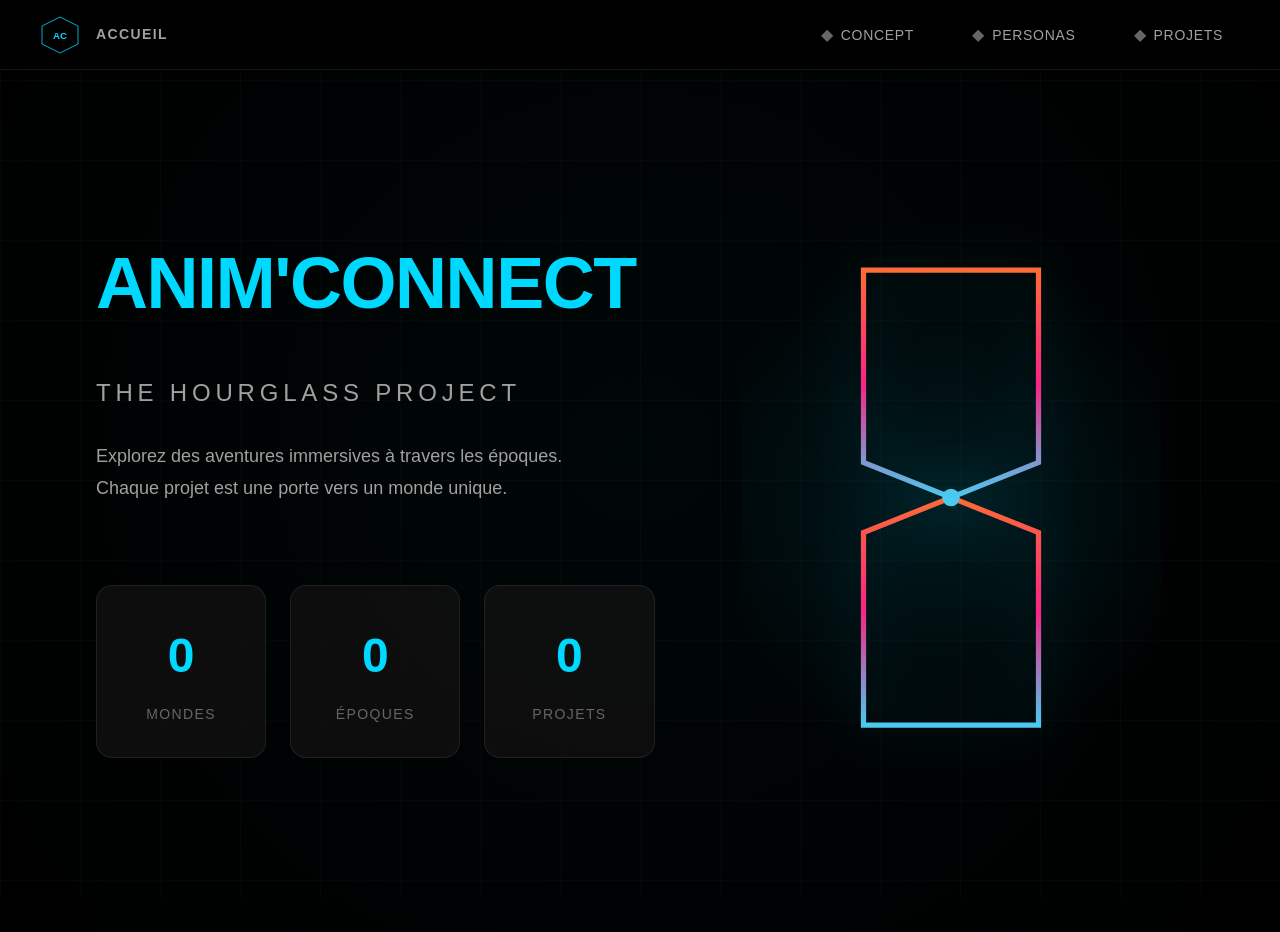
<file: index.html>
<!DOCTYPE html>
<html lang="fr">
<head>
    <meta charset="UTF-8">
    <meta name="viewport" content="width=device-width, initial-scale=1.0">
    <title>Anim'Connect - Hourglass Project</title>

    <!-- CSS Files -->
    <link rel="stylesheet" href="css/variables.css">
    <link rel="stylesheet" href="css/reset.css">
    <link rel="stylesheet" href="css/layout.css">
    <link rel="stylesheet" href="css/header.css">
    <link rel="stylesheet" href="css/pages.css">
    <link rel="stylesheet" href="css/components.css">
    <link rel="stylesheet" href="css/responsive.css">
</head>
<body>
    <!-- Header fixe -->
    <header class="main-header">
        <div class="header-left">
            <div class="logo-container">
                <div class="logo-hexagon">
                    <svg viewBox="0 0 100 100" class="logo-svg">
                        <polygon points="50,5 95,27.5 95,72.5 50,95 5,72.5 5,27.5" class="hexagon-shape"/>
                        <text x="50" y="60" text-anchor="middle" class="logo-text">AC</text>
                    </svg>
                </div>
                <span class="logo-title">ACCUEIL</span>
            </div>
        </div>

        <nav class="header-right">
            <button class="nav-btn" data-page="concept">
                <span class="nav-icon">◆</span>
                <span class="nav-text">CONCEPT</span>
            </button>
            <button class="nav-btn" data-page="personas">
                <span class="nav-icon">◆</span>
                <span class="nav-text">PERSONAS</span>
            </button>
            <button class="nav-btn" data-page="projets">
                <span class="nav-icon">◆</span>
                <span class="nav-text">PROJETS</span>
            </button>
        </nav>
    </header>

    <!-- Contenu dynamique -->
    <main id="app-content" class="main-content">
        <!-- Page Accueil -->
        <section id="page-accueil" class="page active">
            <div class="hero-section">
                <div class="hero-content">
                    <h1 class="hero-title glitch" data-text="ANIM'CONNECT">ANIM'CONNECT</h1>
                    <h2 class="hero-subtitle">THE HOURGLASS PROJECT</h2>
                    <p class="hero-description">
                        Explorez des aventures immersives à travers les époques.<br>
                        Chaque projet est une porte vers un monde unique.
                    </p>
                    <div class="hero-stats">
                        <div class="stat-card">
                            <div class="stat-value" id="stat-worlds">0</div>
                            <div class="stat-label">MONDES</div>
                        </div>
                        <div class="stat-card">
                            <div class="stat-value" id="stat-epochs">0</div>
                            <div class="stat-label">ÉPOQUES</div>
                        </div>
                        <div class="stat-card">
                            <div class="stat-value" id="stat-projects">0</div>
                            <div class="stat-label">PROJETS</div>
                        </div>
                    </div>
                </div>
                <div class="hero-visual">
                    <div class="hourglass-container">
                        <svg viewBox="0 0 200 300" class="hourglass-svg">
                            <defs>
                                <linearGradient id="hourglassGradient" x1="0%" y1="0%" x2="0%" y2="100%">
                                    <stop offset="0%" style="stop-color:#ff6b35;stop-opacity:1" />
                                    <stop offset="50%" style="stop-color:#f72585;stop-opacity:1" />
                                    <stop offset="100%" style="stop-color:#4cc9f0;stop-opacity:1" />
                                </linearGradient>
                            </defs>
                            <path d="M50,20 L150,20 L150,130 L100,150 L50,130 Z"
                                  fill="none" stroke="url(#hourglassGradient)" stroke-width="3" class="hourglass-top"/>
                            <path d="M50,280 L150,280 L150,170 L100,150 L50,170 Z"
                                  fill="none" stroke="url(#hourglassGradient)" stroke-width="3" class="hourglass-bottom"/>
                            <circle cx="100" cy="150" r="5" fill="#4cc9f0" class="hourglass-center"/>
                        </svg>
                    </div>
                </div>
            </div>
        </section>

        <!-- Page Concept -->
        <section id="page-concept" class="page">
            <div class="page-header">
                <h2 class="page-title">CONCEPT</h2>
                <div class="title-underline"></div>
            </div>
            <div class="concept-content">
                <div class="concept-card">
                    <div class="card-icon">⧖</div>
                    <h3>Le Hourglass Project</h3>
                    <p>
                        Un univers commun reliant toutes les époques de l'humanité.
                        Chaque aventure est une mission temporelle où les joueurs incarnent
                        des agents du projet Hourglass, explorant différentes périodes historiques.
                    </p>
                </div>
                <div class="concept-card">
                    <div class="card-icon">◈</div>
                    <h3>Structure des Aventures</h3>
                    <p>
                        <strong>Mondes</strong> → Différentes lignes temporelles<br>
                        <strong>Époques</strong> → Périodes historiques (Préhistoire, Antiquité, etc.)<br>
                        <strong>Sagas</strong> → Séries d'aventures connectées<br>
                        <strong>Projets</strong> → Aventures IRL individuelles
                    </p>
                </div>
                <div class="concept-card">
                    <div class="card-icon">⬢</div>
                    <h3>Règles de Base</h3>
                    <p>
                        Toutes les aventures partagent un système de jeu commun avec des règles
                        de base universelles. Chaque projet ajoute ensuite ses propres mécaniques
                        spécifiques pour créer des expériences uniques.
                    </p>
                </div>
                <div class="concept-card">
                    <div class="card-icon">✦</div>
                    <h3>Personnalisation</h3>
                    <p>
                        Choisissez la <strong>difficulté</strong> (Facile/Normal/Difficile),
                        le <strong>mode de jeu</strong> (Coop/Compétitif/Semi),
                        et la <strong>zone de jeu</strong> (Table/Pièce/Multi-pièces).
                    </p>
                </div>
            </div>
        </section>

        <!-- Page Personas -->
        <section id="page-personas" class="page">
            <div class="page-header">
                <h2 class="page-title">PERSONAS</h2>
                <div class="title-underline"></div>
            </div>
            <div class="personas-content" id="personas-container">
                <!-- Les personas seront chargés dynamiquement -->
            </div>
        </section>

        <!-- Page Projets -->
        <section id="page-projets" class="page">
            <div class="page-header">
                <h2 class="page-title">PROJETS</h2>
                <div class="title-underline"></div>
            </div>

            <!-- Navigation des projets -->
            <div class="projects-navigation">
                <div class="breadcrumb" id="project-breadcrumb"></div>
            </div>

            <!-- Conteneur du contenu des projets -->
            <div class="projects-content" id="projects-container">
                <!-- Le contenu sera chargé dynamiquement -->
            </div>
        </section>
    </main>

    <!-- Modal pour les détails de projet -->
    <div id="project-modal" class="modal">
        <div class="modal-content">
            <button class="modal-close">&times;</button>
            <div id="modal-body"></div>
        </div>
    </div>

    <!-- Modal pour le chat avec les personas -->
    <div id="chat-modal" class="modal">
        <div class="modal-content chat-modal-content">
            <button class="modal-close">&times;</button>
            <div id="chat-container">
                <div class="chat-header">
                    <div class="chat-persona-info"></div>
                </div>
                <div class="chat-messages" id="chat-messages"></div>
                <div class="chat-input-container">
                    <input type="text" id="chat-input" placeholder="Écrivez votre message...">
                    <button id="chat-send">Envoyer</button>
                </div>
            </div>
        </div>
    </div>

    <!-- Scripts JS -->
    <script src="js/config.js"></script>
    <script src="js/navigation.js"></script>
    <script src="js/personas.js"></script>
    <script src="js/projects.js"></script>
    <script src="js/modal.js"></script>
    <script src="js/chat.js"></script>
    <script src="js/animations.js"></script>
    <script src="js/main.js"></script>
</body>
</html>
</file>
<file: css/variables.css>
/* ============================================
   VARIABLES CSS - THÈME SCI-FI MODERNE SOMBRE
   ============================================ */

:root {
    /* Couleurs principales - Palette sombre moderne */
    --primary: #00d9ff;
    --primary-dark: #0099cc;
    --secondary: #8b5cf6;
    --accent: #06b6d4;
    --accent-soft: #38bdf8;

    /* Couleurs de fond - Très sombres */
    --bg-primary: #000000;
    --bg-secondary: #0a0a0a;
    --bg-tertiary: #111111;
    --bg-card: rgba(17, 17, 17, 0.8);
    --bg-card-hover: rgba(25, 25, 25, 0.9);
    --bg-glass: rgba(255, 255, 255, 0.03);

    /* Couleurs de texte */
    --text-primary: #f0f0f0;
    --text-secondary: #a0a0a0;
    --text-muted: #666666;
    --text-dimmed: #404040;

    /* Bordures et séparateurs */
    --border-primary: rgba(255, 255, 255, 0.08);
    --border-secondary: rgba(255, 255, 255, 0.05);
    --border-accent: rgba(0, 217, 255, 0.3);
    --border-hover: rgba(0, 217, 255, 0.5);

    /* Ombres modernes */
    --shadow-sm: 0 2px 8px rgba(0, 0, 0, 0.4);
    --shadow-md: 0 4px 16px rgba(0, 0, 0, 0.5);
    --shadow-lg: 0 8px 32px rgba(0, 0, 0, 0.6);
    --shadow-xl: 0 16px 48px rgba(0, 0, 0, 0.7);

    /* Effets de glow subtils */
    --glow-primary: 0 0 20px rgba(0, 217, 255, 0.15),
                     0 0 40px rgba(0, 217, 255, 0.1);

    --glow-accent: 0 0 20px rgba(139, 92, 246, 0.15),
                    0 0 40px rgba(139, 92, 246, 0.1);

    /* Espacements */
    --spacing-xs: 0.5rem;
    --spacing-sm: 1rem;
    --spacing-md: 1.5rem;
    --spacing-lg: 2rem;
    --spacing-xl: 3rem;
    --spacing-2xl: 4rem;

    /* Tailles de police */
    --font-xs: 0.75rem;
    --font-sm: 0.875rem;
    --font-md: 1rem;
    --font-lg: 1.125rem;
    --font-xl: 1.5rem;
    --font-2xl: 2rem;
    --font-3xl: 2.5rem;
    --font-4xl: 3rem;

    /* Hauteur du header */
    --header-height: 70px;

    /* Transitions */
    --transition-fast: 0.15s cubic-bezier(0.4, 0, 0.2, 1);
    --transition-normal: 0.3s cubic-bezier(0.4, 0, 0.2, 1);
    --transition-slow: 0.5s cubic-bezier(0.4, 0, 0.2, 1);

    /* Border radius */
    --radius-sm: 6px;
    --radius-md: 10px;
    --radius-lg: 16px;
    --radius-xl: 24px;
    --radius-full: 9999px;

    /* Z-index */
    --z-header: 1000;
    --z-modal: 2000;
    --z-overlay: 1500;

    /* Backdrop blur */
    --blur-sm: 10px;
    --blur-md: 20px;
    --blur-lg: 30px;
}
</file>
<file: css/layout.css>
/* ============================================
   LAYOUT - STRUCTURE MODERNE SOMBRE
   ============================================ */

body {
    background: var(--bg-primary);
    position: relative;
    overflow-x: hidden;
}

/* Effet de gradient subtil en arrière-plan */
body::before {
    content: '';
    position: fixed;
    top: -50%;
    left: -50%;
    width: 200%;
    height: 200%;
    background: radial-gradient(
        circle at 50% 50%,
        rgba(0, 217, 255, 0.03) 0%,
        transparent 50%
    );
    pointer-events: none;
    z-index: 0;
    animation: subtleRotate 60s linear infinite;
}

@keyframes subtleRotate {
    from { transform: rotate(0deg); }
    to { transform: rotate(360deg); }
}

/* Grille subtile moderne */
body::after {
    content: '';
    position: fixed;
    top: 0;
    left: 0;
    width: 100%;
    height: 100%;
    background-image:
        linear-gradient(rgba(255, 255, 255, 0.02) 1px, transparent 1px),
        linear-gradient(90deg, rgba(255, 255, 255, 0.02) 1px, transparent 1px);
    background-size: 80px 80px;
    pointer-events: none;
    z-index: 0;
}

/* Contenu principal */
.main-content {
    padding-top: var(--header-height);
    min-height: 100vh;
    position: relative;
    z-index: 1;
}

/* Pages */
.page {
    display: none;
    padding: var(--spacing-xl) var(--spacing-lg);
    animation: fadeInUp 0.4s cubic-bezier(0.4, 0, 0.2, 1);
}

.page.active {
    display: block;
}

@keyframes fadeInUp {
    from {
        opacity: 0;
        transform: translateY(30px);
    }
    to {
        opacity: 1;
        transform: translateY(0);
    }
}

/* En-tête de page */
.page-header {
    text-align: center;
    margin-bottom: var(--spacing-xl);
    padding: var(--spacing-2xl) var(--spacing-lg);
    background: linear-gradient(
        180deg,
        rgba(255, 255, 255, 0.02) 0%,
        transparent 100%
    );
    border-radius: var(--radius-xl);
    border: 1px solid var(--border-primary);
}

.page-title {
    font-size: clamp(2rem, 5vw, 3rem);
    font-weight: 700;
    color: var(--text-primary);
    text-transform: uppercase;
    letter-spacing: 0.1em;
    margin-bottom: var(--spacing-sm);
    position: relative;
    display: inline-block;
}

.page-title::after {
    content: '';
    position: absolute;
    bottom: -10px;
    left: 50%;
    transform: translateX(-50%);
    width: 60px;
    height: 2px;
    background: linear-gradient(
        90deg,
        transparent,
        var(--primary),
        transparent
    );
}

.title-underline {
    display: none;
}

/* Conteneurs */
.container {
    max-width: 1400px;
    margin: 0 auto;
    padding: 0 var(--spacing-lg);
}

/* Grille responsive */
.grid {
    display: grid;
    gap: var(--spacing-lg);
}

.grid-2 {
    grid-template-columns: repeat(auto-fit, minmax(320px, 1fr));
}

.grid-3 {
    grid-template-columns: repeat(auto-fit, minmax(280px, 1fr));
}

.grid-4 {
    grid-template-columns: repeat(auto-fit, minmax(240px, 1fr));
}

/* Cartes modernes */
.card {
    background: var(--bg-card);
    border: 1px solid var(--border-primary);
    border-radius: var(--radius-lg);
    padding: var(--spacing-lg);
    transition: all var(--transition-normal);
    position: relative;
    overflow: hidden;
    backdrop-filter: blur(var(--blur-sm));
}

.card::before {
    content: '';
    position: absolute;
    top: 0;
    left: 0;
    right: 0;
    height: 2px;
    background: linear-gradient(
        90deg,
        transparent,
        var(--primary),
        transparent
    );
    opacity: 0;
    transition: opacity var(--transition-normal);
}

.card:hover {
    border-color: var(--border-accent);
    background: var(--bg-card-hover);
    transform: translateY(-4px);
    box-shadow: var(--shadow-lg), var(--glow-primary);
}

.card:hover::before {
    opacity: 1;
}

.card > * {
    position: relative;
    z-index: 1;
}

/* Boutons modernes */
.btn {
    padding: var(--spacing-sm) var(--spacing-lg);
    border: 1px solid var(--border-accent);
    border-radius: var(--radius-md);
    background: transparent;
    color: var(--text-primary);
    font-weight: 600;
    font-size: var(--font-sm);
    text-transform: uppercase;
    letter-spacing: 0.05em;
    cursor: pointer;
    transition: all var(--transition-normal);
    position: relative;
    overflow: hidden;
}

.btn::before {
    content: '';
    position: absolute;
    top: 0;
    left: -100%;
    width: 100%;
    height: 100%;
    background: linear-gradient(
        90deg,
        transparent,
        rgba(0, 217, 255, 0.1),
        transparent
    );
    transition: left 0.4s ease;
}

.btn:hover {
    border-color: var(--primary);
    background: rgba(0, 217, 255, 0.05);
    box-shadow: var(--glow-primary);
    transform: translateY(-2px);
}

.btn:hover::before {
    left: 100%;
}

.btn-primary {
    border-color: var(--primary);
    background: rgba(0, 217, 255, 0.1);
}

.btn-primary:hover {
    background: rgba(0, 217, 255, 0.2);
}

/* Effet glassmorphism */
.glass {
    background: var(--bg-glass);
    backdrop-filter: blur(var(--blur-md));
    border: 1px solid var(--border-secondary);
}

/* Séparateur moderne */
.separator {
    width: 100%;
    height: 1px;
    background: linear-gradient(
        90deg,
        transparent,
        var(--border-primary),
        transparent
    );
    margin: var(--spacing-lg) 0;
}
</file>
<file: css/header.css>
/* ============================================
   HEADER - NAVIGATION MODERNE
   ============================================ */

.main-header {
    position: fixed;
    top: 0;
    left: 0;
    width: 100%;
    height: var(--header-height);
    background: rgba(0, 0, 0, 0.7);
    backdrop-filter: blur(var(--blur-md));
    border-bottom: 1px solid var(--border-primary);
    display: flex;
    justify-content: space-between;
    align-items: center;
    padding: 0 var(--spacing-lg);
    z-index: var(--z-header);
    transition: all var(--transition-normal);
}

.main-header::before {
    content: '';
    position: absolute;
    bottom: 0;
    left: 0;
    right: 0;
    height: 1px;
    background: linear-gradient(
        90deg,
        transparent,
        var(--primary),
        transparent
    );
    opacity: 0;
    transition: opacity var(--transition-normal);
}

.main-header:hover::before {
    opacity: 0.5;
}

/* Logo à gauche */
.header-left {
    display: flex;
    align-items: center;
    gap: var(--spacing-md);
}

.logo-container {
    display: flex;
    align-items: center;
    gap: var(--spacing-sm);
    cursor: pointer;
    transition: transform var(--transition-fast);
    padding: var(--spacing-xs);
}

.logo-container:hover {
    transform: scale(1.02);
}

.logo-hexagon {
    width: 40px;
    height: 40px;
    position: relative;
}

.logo-svg {
    width: 100%;
    height: 100%;
}

.hexagon-shape {
    fill: transparent;
    stroke: var(--primary);
    stroke-width: 2;
    transition: all var(--transition-normal);
}

.logo-container:hover .hexagon-shape {
    stroke: var(--accent-soft);
    filter: drop-shadow(0 0 10px rgba(0, 217, 255, 0.4));
}

.logo-text {
    fill: var(--primary);
    font-size: 24px;
    font-weight: 900;
    font-family: 'Segoe UI', sans-serif;
}

.logo-title {
    font-size: var(--font-sm);
    color: var(--text-secondary);
    font-weight: 600;
    letter-spacing: 0.1em;
    text-transform: uppercase;
}

.logo-container:hover .logo-title {
    color: var(--primary);
}

/* Navigation à droite */
.header-right {
    display: flex;
    gap: var(--spacing-xs);
    align-items: center;
}

.nav-btn {
    display: flex;
    align-items: center;
    gap: var(--spacing-xs);
    padding: var(--spacing-sm) var(--spacing-md);
    background: transparent;
    border: 1px solid transparent;
    border-radius: var(--radius-md);
    cursor: pointer;
    transition: all var(--transition-fast);
    position: relative;
}

.nav-btn::before {
    content: '';
    position: absolute;
    bottom: 0;
    left: 0;
    width: 0;
    height: 2px;
    background: var(--primary);
    transition: width var(--transition-normal);
}

.nav-btn:hover::before,
.nav-btn.active::before {
    width: 100%;
}

.nav-icon {
    font-size: var(--font-md);
    color: var(--text-muted);
    transition: all var(--transition-fast);
}

.nav-text {
    font-size: var(--font-sm);
    color: var(--text-secondary);
    font-weight: 500;
    letter-spacing: 0.05em;
    text-transform: uppercase;
    transition: all var(--transition-fast);
}

.nav-btn:hover {
    background: rgba(255, 255, 255, 0.03);
    border-color: var(--border-primary);
}

.nav-btn:hover .nav-icon {
    color: var(--primary);
}

.nav-btn:hover .nav-text {
    color: var(--text-primary);
}

.nav-btn.active {
    background: rgba(0, 217, 255, 0.08);
    border-color: var(--border-accent);
}

.nav-btn.active .nav-icon {
    color: var(--primary);
}

.nav-btn.active .nav-text {
    color: var(--primary);
}

/* Animation du header */
@keyframes slideDown {
    from {
        transform: translateY(-100%);
        opacity: 0;
    }
    to {
        transform: translateY(0);
        opacity: 1;
    }
}

.main-header {
    animation: slideDown 0.4s cubic-bezier(0.4, 0, 0.2, 1);
}
</file>
<file: css/pages.css>
/* ============================================
   PAGES - DESIGN MODERNE SOMBRE
   ============================================ */

/* ========== PAGE ACCUEIL ========== */
.hero-section {
    display: grid;
    grid-template-columns: 1.2fr 1fr;
    gap: var(--spacing-2xl);
    align-items: center;
    min-height: calc(100vh - var(--header-height) - 4rem);
    padding: var(--spacing-2xl);
    max-width: 1400px;
    margin: 0 auto;
}

.hero-content {
    display: flex;
    flex-direction: column;
    gap: var(--spacing-lg);
}

.hero-title {
    font-size: clamp(2.5rem, 6vw, 4.5rem);
    font-weight: 800;
    color: var(--text-primary);
    letter-spacing: -0.02em;
    line-height: 1.1;
    margin-bottom: var(--spacing-md);
}

.hero-title::first-line {
    color: var(--primary);
}

.glitch {
    position: relative;
}

.hero-subtitle {
    font-size: var(--font-xl);
    color: var(--text-secondary);
    font-weight: 300;
    letter-spacing: 0.2em;
    text-transform: uppercase;
}

.hero-description {
    font-size: var(--font-lg);
    color: var(--text-secondary);
    line-height: 1.8;
    max-width: 600px;
}

/* Stats */
.hero-stats {
    display: grid;
    grid-template-columns: repeat(3, 1fr);
    gap: var(--spacing-md);
    margin-top: var(--spacing-xl);
}

.stat-card {
    background: var(--bg-card);
    border: 1px solid var(--border-primary);
    border-radius: var(--radius-lg);
    padding: var(--spacing-lg);
    text-align: center;
    transition: all var(--transition-normal);
}

.stat-card:hover {
    border-color: var(--border-accent);
    background: var(--bg-card-hover);
    transform: translateY(-4px);
    box-shadow: var(--shadow-md);
}

.stat-value {
    font-size: var(--font-4xl);
    font-weight: 800;
    color: var(--primary);
    margin-bottom: var(--spacing-xs);
}

.stat-label {
    font-size: var(--font-sm);
    color: var(--text-muted);
    letter-spacing: 0.1em;
    text-transform: uppercase;
}

/* Visuel Hourglass */
.hero-visual {
    display: flex;
    justify-content: center;
    align-items: center;
    position: relative;
}

.hourglass-container {
    width: 100%;
    max-width: 350px;
    position: relative;
}

.hourglass-container::before {
    content: '';
    position: absolute;
    top: 50%;
    left: 50%;
    transform: translate(-50%, -50%);
    width: 120%;
    height: 120%;
    background: radial-gradient(
        circle,
        rgba(0, 217, 255, 0.1) 0%,
        transparent 70%
    );
    animation: pulse 4s ease-in-out infinite;
}

@keyframes pulse {
    0%, 100% {
        transform: translate(-50%, -50%) scale(1);
        opacity: 0.5;
    }
    50% {
        transform: translate(-50%, -50%) scale(1.1);
        opacity: 1;
    }
}

.hourglass-svg {
    width: 100%;
    height: auto;
    filter: drop-shadow(0 0 30px rgba(0, 217, 255, 0.3));
}

/* ========== PAGE CONCEPT ========== */
.concept-content {
    display: grid;
    grid-template-columns: repeat(auto-fit, minmax(320px, 1fr));
    gap: var(--spacing-xl);
    max-width: 1200px;
    margin: 0 auto;
}

.concept-card {
    background: var(--bg-card);
    border: 1px solid var(--border-primary);
    border-radius: var(--radius-lg);
    padding: var(--spacing-xl);
    transition: all var(--transition-normal);
    position: relative;
}

.concept-card::before {
    content: '';
    position: absolute;
    top: 0;
    left: 0;
    width: 3px;
    height: 100%;
    background: linear-gradient(
        180deg,
        var(--primary),
        transparent
    );
    opacity: 0;
    transition: opacity var(--transition-normal);
}

.concept-card:hover::before {
    opacity: 1;
}

.concept-card:hover {
    border-color: var(--border-accent);
    background: var(--bg-card-hover);
    transform: translateY(-8px);
    box-shadow: var(--shadow-lg);
}

.card-icon {
    font-size: var(--font-4xl);
    margin-bottom: var(--spacing-lg);
    text-align: center;
    color: var(--primary);
}

.concept-card h3 {
    font-size: var(--font-xl);
    color: var(--text-primary);
    margin-bottom: var(--spacing-md);
    text-align: center;
    font-weight: 600;
}

.concept-card p {
    color: var(--text-secondary);
    line-height: 1.8;
    text-align: center;
}

.concept-card strong {
    color: var(--primary);
    font-weight: 600;
}

/* ========== PAGE PERSONAS ========== */
.personas-content {
    display: grid;
    grid-template-columns: repeat(auto-fill, minmax(320px, 1fr));
    gap: var(--spacing-xl);
    max-width: 1400px;
    margin: 0 auto;
}

.persona-card {
    background: var(--bg-card);
    border: 1px solid var(--border-primary);
    border-radius: var(--radius-lg);
    padding: var(--spacing-xl);
    transition: all var(--transition-normal);
    position: relative;
}

.persona-card.author {
    grid-column: 1 / -1;
    background: linear-gradient(
        135deg,
        rgba(0, 217, 255, 0.05) 0%,
        var(--bg-card) 100%
    );
    border-color: var(--border-accent);
}

.persona-card:hover {
    border-color: var(--border-accent);
    background: var(--bg-card-hover);
    transform: translateY(-6px);
    box-shadow: var(--shadow-lg), var(--glow-primary);
}

.persona-avatar {
    width: 90px;
    height: 90px;
    border-radius: var(--radius-full);
    margin: 0 auto var(--spacing-md);
    display: flex;
    align-items: center;
    justify-content: center;
    font-size: var(--font-3xl);
    border: 2px solid var(--border-accent);
    background: linear-gradient(
        135deg,
        rgba(0, 217, 255, 0.1) 0%,
        rgba(139, 92, 246, 0.1) 100%
    );
    position: relative;
}

.persona-name {
    font-size: var(--font-xl);
    color: var(--text-primary);
    text-align: center;
    margin-bottom: var(--spacing-xs);
    font-weight: 700;
}

.persona-role {
    font-size: var(--font-md);
    color: var(--primary);
    text-align: center;
    margin-bottom: var(--spacing-md);
    text-transform: uppercase;
    letter-spacing: 0.05em;
    font-weight: 500;
}

.persona-description {
    color: var(--text-secondary);
    line-height: 1.7;
    text-align: center;
    margin-bottom: var(--spacing-md);
}

.persona-skills {
    display: flex;
    flex-wrap: wrap;
    gap: var(--spacing-xs);
    justify-content: center;
}

.skill-tag {
    padding: var(--spacing-xs) var(--spacing-sm);
    background: rgba(0, 217, 255, 0.08);
    border: 1px solid var(--border-accent);
    border-radius: var(--radius-sm);
    font-size: var(--font-xs);
    color: var(--primary);
    text-transform: uppercase;
    letter-spacing: 0.05em;
    font-weight: 500;
}

/* ========== PAGE PROJETS ========== */
.projects-navigation {
    margin-bottom: var(--spacing-xl);
}

.breadcrumb {
    display: flex;
    gap: var(--spacing-sm);
    align-items: center;
    flex-wrap: wrap;
    padding: var(--spacing-md);
    background: var(--bg-card);
    border: 1px solid var(--border-primary);
    border-radius: var(--radius-md);
}

.breadcrumb-item {
    color: var(--text-secondary);
    cursor: pointer;
    transition: all var(--transition-fast);
    padding: var(--spacing-xs) var(--spacing-sm);
    border-radius: var(--radius-sm);
    font-size: var(--font-sm);
}

.breadcrumb-item:hover {
    background: rgba(255, 255, 255, 0.03);
    color: var(--primary);
}

.breadcrumb-separator {
    color: var(--text-muted);
}

.projects-content {
    max-width: 1400px;
    margin: 0 auto;
}

.world-grid,
.epoch-grid,
.saga-grid,
.project-grid {
    display: grid;
    grid-template-columns: repeat(auto-fill, minmax(300px, 1fr));
    gap: var(--spacing-lg);
}

.world-card,
.epoch-card,
.saga-card,
.project-card {
    background: var(--bg-card);
    border: 1px solid var(--border-primary);
    border-radius: var(--radius-lg);
    padding: var(--spacing-xl);
    cursor: pointer;
    transition: all var(--transition-normal);
    position: relative;
    min-height: 250px;
    display: flex;
    flex-direction: column;
    justify-content: center;
}

.world-card::before,
.epoch-card::before,
.saga-card::before,
.project-card::before {
    content: '';
    position: absolute;
    top: 0;
    left: 0;
    right: 0;
    height: 2px;
    background: linear-gradient(
        90deg,
        transparent,
        var(--primary),
        transparent
    );
    opacity: 0;
    transition: opacity var(--transition-normal);
}

.world-card:hover::before,
.epoch-card:hover::before,
.saga-card:hover::before,
.project-card:hover::before {
    opacity: 1;
}

.world-card:hover,
.epoch-card:hover,
.saga-card:hover,
.project-card:hover {
    border-color: var(--border-accent);
    background: var(--bg-card-hover);
    transform: translateY(-6px);
    box-shadow: var(--shadow-lg), var(--glow-primary);
}

.card-title {
    font-size: var(--font-xl);
    color: var(--text-primary);
    margin-bottom: var(--spacing-md);
    text-align: center;
    font-weight: 600;
    position: relative;
    z-index: 1;
}

.card-description {
    color: var(--text-secondary);
    text-align: center;
    line-height: 1.7;
    position: relative;
    z-index: 1;
}

.card-meta {
    display: flex;
    justify-content: center;
    gap: var(--spacing-md);
    margin-top: var(--spacing-md);
    padding-top: var(--spacing-md);
    border-top: 1px solid var(--border-primary);
    font-size: var(--font-sm);
    color: var(--text-muted);
    position: relative;
    z-index: 1;
}
</file>
<file: css/components.css>
/* ============================================
   COMPONENTS - COMPOSANTS MODERNES
   ============================================ */

/* ========== MODALS ========== */
.modal {
    display: none;
    position: fixed;
    top: 0;
    left: 0;
    width: 100%;
    height: 100%;
    background: rgba(0, 0, 0, 0.85);
    z-index: var(--z-modal);
    backdrop-filter: blur(var(--blur-md));
    animation: fadeIn 0.3s cubic-bezier(0.4, 0, 0.2, 1);
}

.modal.active {
    display: flex;
    justify-content: center;
    align-items: center;
    padding: var(--spacing-lg);
}

.modal-content {
    background: var(--bg-secondary);
    border: 1px solid var(--border-primary);
    border-radius: var(--radius-xl);
    max-width: 900px;
    width: 100%;
    max-height: 90vh;
    overflow-y: auto;
    position: relative;
    padding: var(--spacing-2xl);
    box-shadow: var(--shadow-xl), var(--glow-primary);
    animation: slideUp 0.3s cubic-bezier(0.4, 0, 0.2, 1);
}

@keyframes fadeIn {
    from { opacity: 0; }
    to { opacity: 1; }
}

@keyframes slideUp {
    from {
        transform: translateY(40px);
        opacity: 0;
    }
    to {
        transform: translateY(0);
        opacity: 1;
    }
}

.modal-close {
    position: absolute;
    top: var(--spacing-lg);
    right: var(--spacing-lg);
    width: 36px;
    height: 36px;
    border: 1px solid var(--border-primary);
    border-radius: var(--radius-md);
    background: var(--bg-card);
    color: var(--text-muted);
    font-size: var(--font-xl);
    cursor: pointer;
    display: flex;
    align-items: center;
    justify-content: center;
    transition: all var(--transition-fast);
    z-index: 10;
}

.modal-close:hover {
    background: var(--bg-card-hover);
    border-color: var(--border-accent);
    color: var(--primary);
    transform: rotate(90deg);
}

/* ========== PROJET OPTIONS ========== */
.project-options {
    display: grid;
    grid-template-columns: repeat(auto-fit, minmax(220px, 1fr));
    gap: var(--spacing-lg);
    margin: var(--spacing-xl) 0;
}

.option-group {
    background: var(--bg-card);
    border: 1px solid var(--border-primary);
    border-radius: var(--radius-md);
    padding: var(--spacing-lg);
}

.option-label {
    font-size: var(--font-sm);
    color: var(--primary);
    text-transform: uppercase;
    letter-spacing: 0.1em;
    margin-bottom: var(--spacing-md);
    font-weight: 600;
}

.option-buttons {
    display: flex;
    flex-direction: column;
    gap: var(--spacing-xs);
}

.option-btn {
    padding: var(--spacing-sm);
    background: var(--bg-tertiary);
    border: 1px solid var(--border-primary);
    border-radius: var(--radius-sm);
    color: var(--text-secondary);
    cursor: pointer;
    transition: all var(--transition-fast);
    text-align: center;
    font-size: var(--font-sm);
}

.option-btn:hover {
    border-color: var(--border-accent);
    color: var(--text-primary);
    background: var(--bg-card);
}

.option-btn.active {
    background: rgba(0, 217, 255, 0.12);
    border-color: var(--primary);
    color: var(--primary);
    box-shadow: var(--glow-primary);
    font-weight: 600;
}

/* ========== PROJET ACTIONS ========== */
.project-actions {
    display: grid;
    grid-template-columns: repeat(auto-fit, minmax(140px, 1fr));
    gap: var(--spacing-md);
    margin-top: var(--spacing-xl);
}

.action-btn {
    padding: var(--spacing-lg);
    background: var(--bg-card);
    border: 1px solid var(--border-primary);
    border-radius: var(--radius-lg);
    cursor: pointer;
    transition: all var(--transition-normal);
    display: flex;
    flex-direction: column;
    align-items: center;
    gap: var(--spacing-sm);
}

.action-btn:hover {
    border-color: var(--border-accent);
    background: var(--bg-card-hover);
    box-shadow: var(--shadow-md);
    transform: translateY(-4px);
}

.action-icon {
    font-size: var(--font-2xl);
    color: var(--primary);
}

.action-label {
    font-size: var(--font-sm);
    color: var(--text-primary);
    font-weight: 600;
    text-transform: uppercase;
    letter-spacing: 0.05em;
}

/* ========== CHAT MODAL ========== */
.chat-modal-content {
    max-width: 700px;
    padding: 0;
    overflow: hidden;
}

#chat-container {
    display: flex;
    flex-direction: column;
    height: 70vh;
}

.chat-header {
    padding: var(--spacing-lg);
    background: var(--bg-tertiary);
    border-bottom: 1px solid var(--border-primary);
}

.chat-persona-info {
    display: flex;
    align-items: center;
    gap: var(--spacing-md);
}

.chat-persona-avatar {
    width: 48px;
    height: 48px;
    border-radius: var(--radius-full);
    border: 2px solid var(--primary);
    display: flex;
    align-items: center;
    justify-content: center;
    font-size: var(--font-xl);
    background: linear-gradient(
        135deg,
        rgba(0, 217, 255, 0.1),
        rgba(139, 92, 246, 0.1)
    );
}

.chat-persona-details h3 {
    color: var(--text-primary);
    margin-bottom: var(--spacing-xs);
    font-weight: 600;
}

.chat-persona-details p {
    color: var(--text-secondary);
    font-size: var(--font-sm);
}

.chat-messages {
    flex: 1;
    overflow-y: auto;
    padding: var(--spacing-lg);
    display: flex;
    flex-direction: column;
    gap: var(--spacing-md);
    background: var(--bg-primary);
}

.chat-message {
    display: flex;
    gap: var(--spacing-sm);
    animation: fadeIn 0.3s ease;
}

.chat-message.user {
    flex-direction: row-reverse;
}

.message-avatar {
    width: 36px;
    height: 36px;
    border-radius: var(--radius-full);
    border: 1px solid var(--border-accent);
    display: flex;
    align-items: center;
    justify-content: center;
    flex-shrink: 0;
    background: var(--bg-card);
    font-size: var(--font-md);
}

.message-content {
    max-width: 70%;
    padding: var(--spacing-md);
    border-radius: var(--radius-md);
    background: var(--bg-card);
    border: 1px solid var(--border-primary);
}

.chat-message.user .message-content {
    background: rgba(0, 217, 255, 0.08);
    border-color: var(--border-accent);
}

.message-text {
    color: var(--text-primary);
    line-height: 1.6;
    font-size: var(--font-sm);
}

.message-time {
    font-size: var(--font-xs);
    color: var(--text-muted);
    margin-top: var(--spacing-xs);
}

.chat-input-container {
    padding: var(--spacing-lg);
    background: var(--bg-tertiary);
    border-top: 1px solid var(--border-primary);
    display: flex;
    gap: var(--spacing-md);
}

#chat-input {
    flex: 1;
    padding: var(--spacing-md);
    background: var(--bg-card);
    border: 1px solid var(--border-primary);
    border-radius: var(--radius-md);
    color: var(--text-primary);
    font-size: var(--font-md);
    transition: all var(--transition-fast);
}

#chat-input:focus {
    border-color: var(--border-accent);
    background: var(--bg-secondary);
    box-shadow: var(--glow-primary);
}

#chat-send {
    padding: var(--spacing-md) var(--spacing-lg);
    background: var(--primary);
    border-radius: var(--radius-md);
    color: var(--bg-primary);
    font-weight: 600;
    cursor: pointer;
    transition: all var(--transition-fast);
    border: 1px solid var(--primary);
}

#chat-send:hover {
    background: var(--accent-soft);
    transform: scale(1.05);
}

/* ========== PERSONA SELECTOR ========== */
.persona-selector {
    display: grid;
    grid-template-columns: repeat(auto-fill, minmax(130px, 1fr));
    gap: var(--spacing-md);
    margin: var(--spacing-lg) 0;
}

.persona-select-btn {
    padding: var(--spacing-md);
    background: var(--bg-card);
    border: 1px solid var(--border-primary);
    border-radius: var(--radius-md);
    cursor: pointer;
    transition: all var(--transition-normal);
    display: flex;
    flex-direction: column;
    align-items: center;
    gap: var(--spacing-sm);
}

.persona-select-btn:hover {
    border-color: var(--border-accent);
    background: var(--bg-card-hover);
    box-shadow: var(--shadow-md);
    transform: translateY(-4px);
}

.persona-select-avatar {
    width: 56px;
    height: 56px;
    border-radius: var(--radius-full);
    border: 2px solid var(--border-accent);
    display: flex;
    align-items: center;
    justify-content: center;
    font-size: var(--font-xl);
    background: linear-gradient(
        135deg,
        rgba(0, 217, 255, 0.1),
        rgba(139, 92, 246, 0.1)
    );
}

.persona-select-name {
    font-size: var(--font-sm);
    color: var(--text-primary);
    text-align: center;
    font-weight: 500;
}

/* ========== LOADING ========== */
.loading {
    display: inline-block;
    width: 24px;
    height: 24px;
    border: 3px solid rgba(0, 217, 255, 0.2);
    border-radius: 50%;
    border-top-color: var(--primary);
    animation: spin 0.8s linear infinite;
}

@keyframes spin {
    to { transform: rotate(360deg); }
}

/* ========== BACK BUTTON ========== */
.back-btn {
    display: inline-flex;
    align-items: center;
    gap: var(--spacing-sm);
    padding: var(--spacing-sm) var(--spacing-md);
    background: var(--bg-card);
    border: 1px solid var(--border-primary);
    border-radius: var(--radius-md);
    color: var(--text-secondary);
    cursor: pointer;
    transition: all var(--transition-fast);
    margin-bottom: var(--spacing-lg);
    font-size: var(--font-sm);
    font-weight: 500;
}

.back-btn:hover {
    border-color: var(--border-accent);
    background: var(--bg-card-hover);
    color: var(--primary);
    transform: translateX(-4px);
}

.back-btn::before {
    content: '←';
    font-size: var(--font-lg);
}
</file>
<file: css/responsive.css>
/* ============================================
   RESPONSIVE - MEDIA QUERIES
   ============================================ */

/* Tablettes (portrait et paysage) */
@media screen and (max-width: 1024px) {
    :root {
        --spacing-xl: 2rem;
        --font-3xl: 2.5rem;
    }

    .hero-section {
        grid-template-columns: 1fr;
        gap: var(--spacing-lg);
    }

    .hero-visual {
        order: -1;
    }

    .hourglass-container {
        max-width: 300px;
    }

    .concept-content,
    .personas-content {
        grid-template-columns: repeat(auto-fit, minmax(250px, 1fr));
    }

    .world-grid,
    .epoch-grid,
    .saga-grid,
    .project-grid {
        grid-template-columns: repeat(auto-fill, minmax(250px, 1fr));
    }
}

/* Tablettes (portrait) */
@media screen and (max-width: 768px) {
    :root {
        --header-height: 70px;
        --spacing-lg: 1rem;
        --spacing-xl: 1.5rem;
        --font-3xl: 2rem;
        --font-2xl: 1.5rem;
    }

    .main-header {
        padding: 0 var(--spacing-md);
    }

    .header-right {
        gap: var(--spacing-sm);
    }

    .nav-btn {
        padding: var(--spacing-xs);
    }

    .nav-text {
        font-size: var(--font-xs);
    }

    .logo-hexagon {
        width: 40px;
        height: 40px;
    }

    .logo-text {
        font-size: 22px;
    }

    .page {
        padding: var(--spacing-lg) var(--spacing-md);
    }

    .page-title {
        font-size: var(--font-2xl);
        letter-spacing: 2px;
    }

    .hero-stats {
        grid-template-columns: 1fr;
        gap: var(--spacing-sm);
    }

    .stat-card {
        padding: var(--spacing-md);
    }

    .concept-content {
        grid-template-columns: 1fr;
    }

    .personas-content {
        grid-template-columns: 1fr;
    }

    .world-grid,
    .epoch-grid,
    .saga-grid,
    .project-grid {
        grid-template-columns: 1fr;
    }

    .project-options {
        grid-template-columns: 1fr;
    }

    .project-actions {
        grid-template-columns: repeat(2, 1fr);
    }

    .modal-content {
        max-width: 100%;
        max-height: 95vh;
        padding: var(--spacing-lg);
    }

    #chat-container {
        height: 60vh;
    }

    .message-content {
        max-width: 85%;
    }

    .persona-selector {
        grid-template-columns: repeat(2, 1fr);
    }
}

/* Smartphones (paysage) */
@media screen and (max-width: 640px) and (orientation: landscape) {
    :root {
        --header-height: 60px;
    }

    .main-header {
        padding: 0 var(--spacing-sm);
    }

    .logo-container {
        flex-direction: row;
        gap: var(--spacing-xs);
    }

    .logo-title {
        font-size: var(--font-xs);
    }

    .header-right {
        gap: var(--spacing-xs);
    }

    .nav-btn {
        flex-direction: row;
        gap: var(--spacing-xs);
        padding: var(--spacing-xs);
    }

    .nav-icon {
        font-size: var(--font-md);
    }

    .nav-text {
        font-size: 0.7rem;
    }

    .hero-section {
        padding: var(--spacing-md);
        min-height: auto;
    }

    .hero-visual {
        display: none;
    }

    #chat-container {
        height: 50vh;
    }
}

/* Smartphones (portrait) */
@media screen and (max-width: 480px) {
    :root {
        --header-height: 70px;
        --spacing-md: 0.75rem;
        --spacing-lg: 1rem;
        --spacing-xl: 1.25rem;
        --font-3xl: 1.75rem;
        --font-2xl: 1.25rem;
        --font-xl: 1.125rem;
    }

    .main-header {
        padding: 0 var(--spacing-sm);
    }

    .logo-hexagon {
        width: 35px;
        height: 35px;
    }

    .logo-text {
        font-size: 18px;
    }

    .logo-title {
        font-size: 0.65rem;
        letter-spacing: 1px;
    }

    .header-right {
        gap: var(--spacing-xs);
    }

    .nav-btn {
        padding: var(--spacing-xs);
        min-width: 60px;
    }

    .nav-icon {
        font-size: var(--font-md);
    }

    .nav-text {
        font-size: 0.65rem;
        letter-spacing: 0.5px;
    }

    .page {
        padding: var(--spacing-md);
    }

    .page-title {
        font-size: var(--font-xl);
        letter-spacing: 2px;
    }

    .hero-title {
        letter-spacing: 4px;
    }

    .hero-subtitle {
        font-size: var(--font-md);
        letter-spacing: 2px;
    }

    .hero-description {
        font-size: var(--font-md);
    }

    .hero-stats {
        grid-template-columns: 1fr;
    }

    .stat-value {
        font-size: var(--font-2xl);
    }

    .concept-card,
    .persona-card {
        padding: var(--spacing-md);
    }

    .card-icon {
        font-size: var(--font-2xl);
    }

    .concept-card h3 {
        font-size: var(--font-lg);
    }

    .persona-avatar {
        width: 80px;
        height: 80px;
        font-size: var(--font-2xl);
    }

    .project-actions {
        grid-template-columns: 1fr;
    }

    .action-btn {
        padding: var(--spacing-md);
    }

    .action-icon {
        font-size: var(--font-xl);
    }

    .modal-content {
        padding: var(--spacing-md);
        border-radius: var(--radius-md);
    }

    .modal-close {
        width: 35px;
        height: 35px;
        top: var(--spacing-sm);
        right: var(--spacing-sm);
    }

    #chat-container {
        height: 65vh;
    }

    .chat-header,
    .chat-input-container {
        padding: var(--spacing-md);
    }

    .message-content {
        max-width: 90%;
        padding: var(--spacing-sm);
    }

    .persona-selector {
        grid-template-columns: 1fr;
    }

    .breadcrumb {
        padding: var(--spacing-sm);
        font-size: var(--font-sm);
    }
}

/* Très petits écrans */
@media screen and (max-width: 360px) {
    :root {
        --header-height: 65px;
        --spacing-sm: 0.5rem;
        --spacing-md: 0.625rem;
        --font-3xl: 1.5rem;
    }

    .logo-hexagon {
        width: 30px;
        height: 30px;
    }

    .logo-text {
        font-size: 16px;
    }

    .logo-title {
        font-size: 0.6rem;
    }

    .nav-text {
        font-size: 0.6rem;
    }

    .hero-title {
        letter-spacing: 2px;
    }

    .hero-subtitle {
        letter-spacing: 1px;
    }

    .page-title {
        letter-spacing: 1px;
    }
}

/* Écrans carrés (ex: iPad en mode split) */
@media screen and (aspect-ratio: 1/1) {
    .hero-section {
        grid-template-columns: 1fr;
    }

    .hourglass-container {
        max-width: 250px;
    }

    .hero-stats {
        grid-template-columns: repeat(3, 1fr);
    }
}

/* Écrans ultra-larges */
@media screen and (min-width: 1920px) {
    :root {
        --font-3xl: 4rem;
        --spacing-xl: 4rem;
    }

    .container {
        max-width: 1800px;
    }

    .hero-section {
        padding: var(--spacing-xl) var(--spacing-xl);
    }

    .concept-content,
    .personas-content {
        grid-template-columns: repeat(auto-fit, minmax(350px, 1fr));
    }
}

/* Mode paysage général */
@media screen and (orientation: landscape) and (max-height: 600px) {
    .hero-section {
        min-height: auto;
        padding: var(--spacing-lg);
    }

    .page {
        padding: var(--spacing-md);
    }

    #chat-container {
        height: 70vh;
    }
}

/* Assurer que tous les éléments sont visibles sur tous les écrans */
@media screen and (max-height: 500px) {
    :root {
        --header-height: 50px;
    }

    .hero-visual {
        display: none;
    }

    .page {
        padding: var(--spacing-sm);
    }

    .modal-content {
        max-height: 95vh;
    }
}

/* Print styles */
@media print {
    .main-header,
    .modal-close,
    .back-btn,
    .action-btn {
        display: none;
    }

    body {
        background: white;
        color: black;
    }

    .page {
        display: block !important;
        page-break-after: always;
    }
}
</file>
